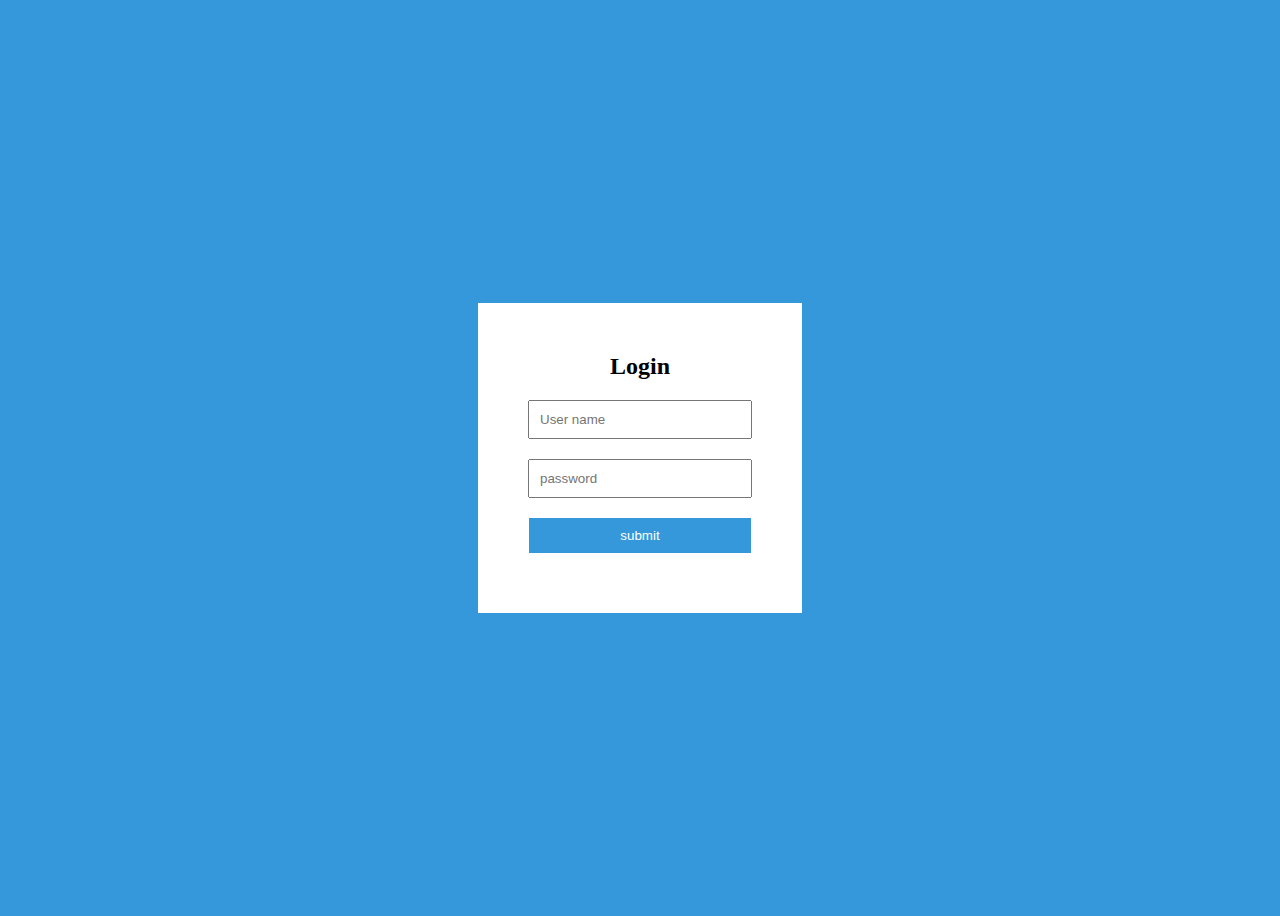
<file: index.html>
<!DOCTYPE html>
<html lang="en">
<head>
  <meta charset="UTF-8">
  <meta name="viewport" content="width=device-width, initial-scale=1.0">
  <title>form validation</title>
</head>
<style>
  body{
    background-color:#3498db;
    display: flex;
    justify-content: center;
    align-items: center;
    height: 100vh;
  }
  #form-container{
    background-color: white;
    padding: 50px;
    text-align: center;
  }
  h2{
    margin: 0px 0px 10px 0px;
  }
  input{
    width: 200px;
    margin: 10px 0px;
    padding: 10px;
  }
  input[type="submit"]{
    width: 222px;
    background-color: #3498db;
    border: 0px;
    color: white;
  }.error{
    color: red;
    margin: 0px;
    text-align: left;
  }

</style> 
<body>
     <div id="form-container">
      <h2>Login</h2>
      <form action="hotstar.html" onsubmit="return validateForm()">
        <input type="text" name="" id="username" placeholder="User name"><br>
        <p id="userError" class="error"></p>
        <input type="password" name="" id="password" placeholder="password"><br>
        <p id="passError" class="error"></p>

        <input type="submit" value="submit"><br>
      </form>
     </div>

     <script>
      let username = document.getElementById("username");
      let password = document.getElementById("password");
      let flag = 1; 

     function validateForm(){
      if(username.value ==""){
       document.getElementById("userError").innerHTML ="User name is empty"
       flag = 0;
      }
     else if (username == "abc123@gmail.com"){
        document.getElementById("userError").innerHTML ="User name is empty"
        flag = 0;
      }
     
      else if( username.value.length <3){
        document.getElementById("userError").innerHTML ="User name required min 3 char";
        flag = 0;

      }
      else{
        document.getElementById("userError").innerHTML="";
        flag = 1;

      }
     


      if(password.value ==""){
       document.getElementById("passError").innerHTML ="passworld  is empty"
       flag = 0;

      }
      else if( username.value.length <5){
        document.getElementById("passError").innerHTML ="passworld  required min 3 char"
        flag = 0;

      }
      else{
        document.getElementById("passError").innerHTML="";
        flag = 1;

      }
      if(flag){
        return true;
      }else{
        return false;
      }
    }
     </script>
</body>
</html>
</file>
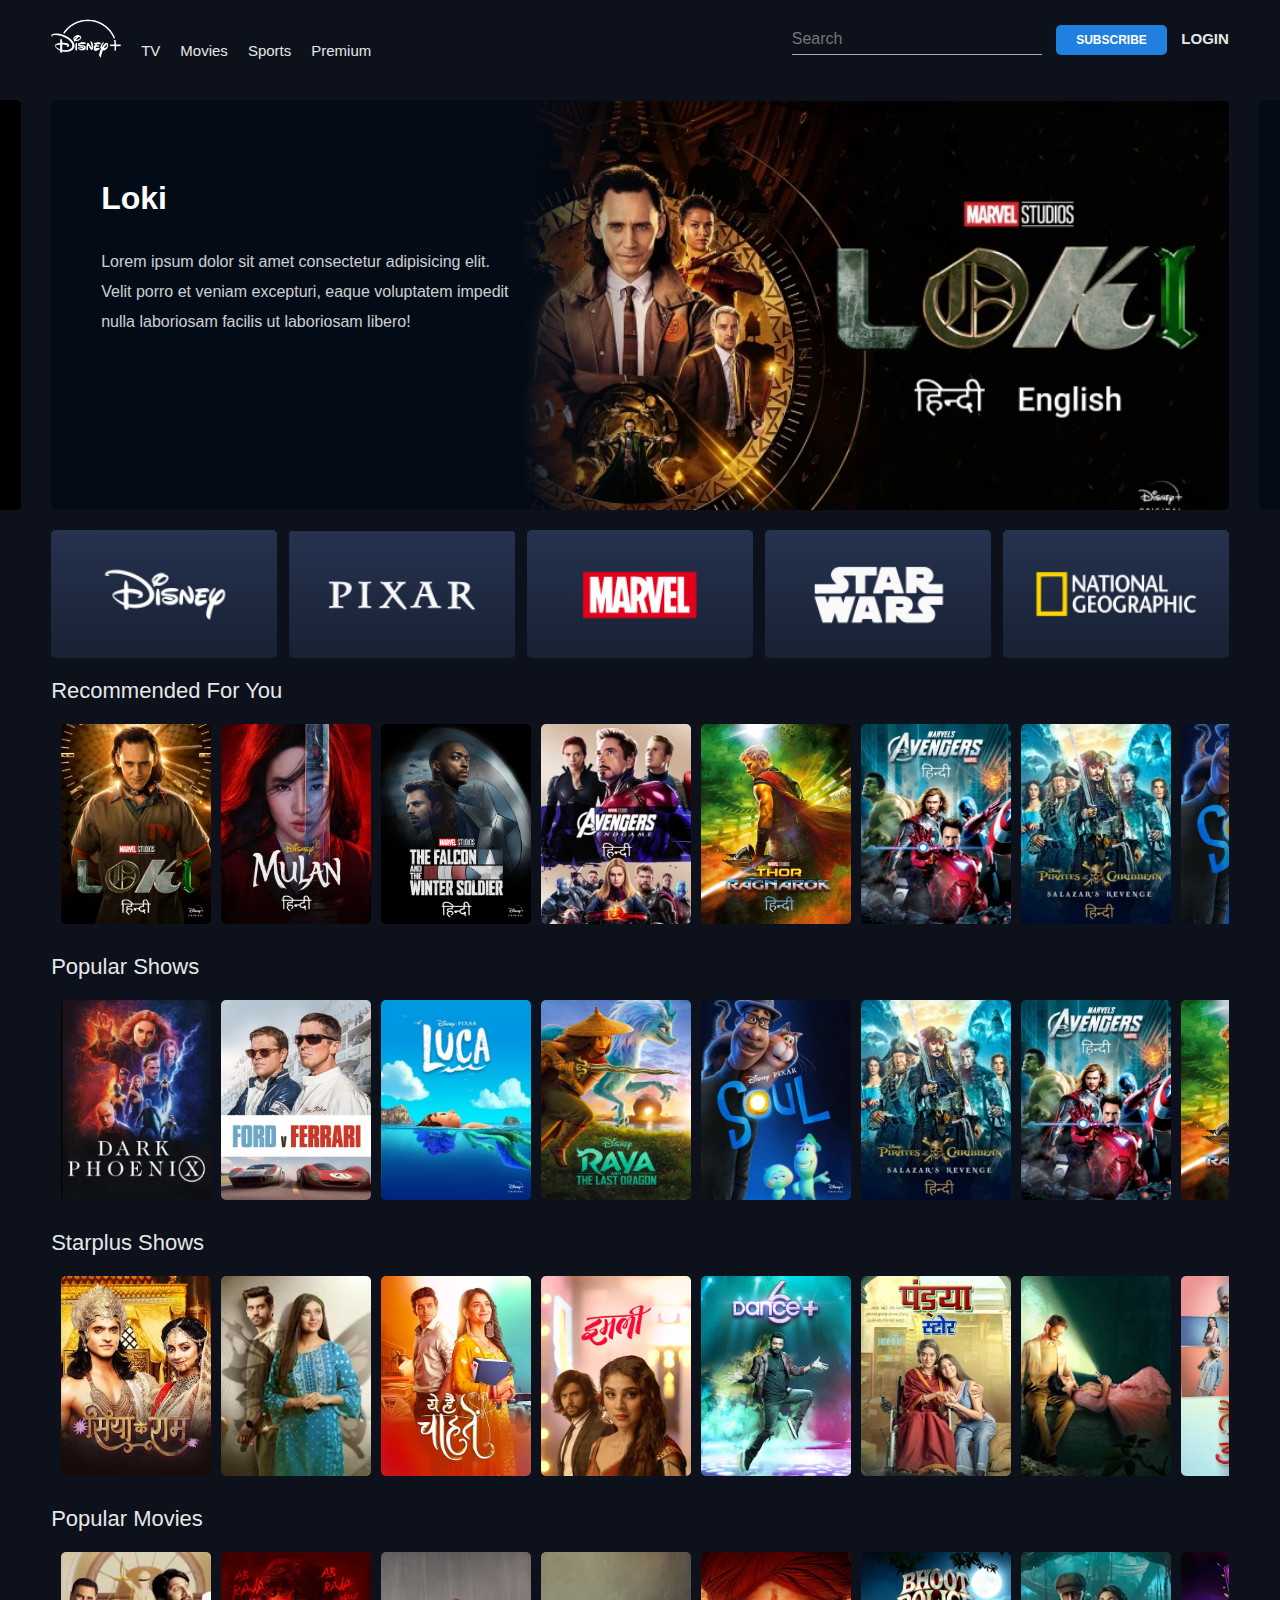
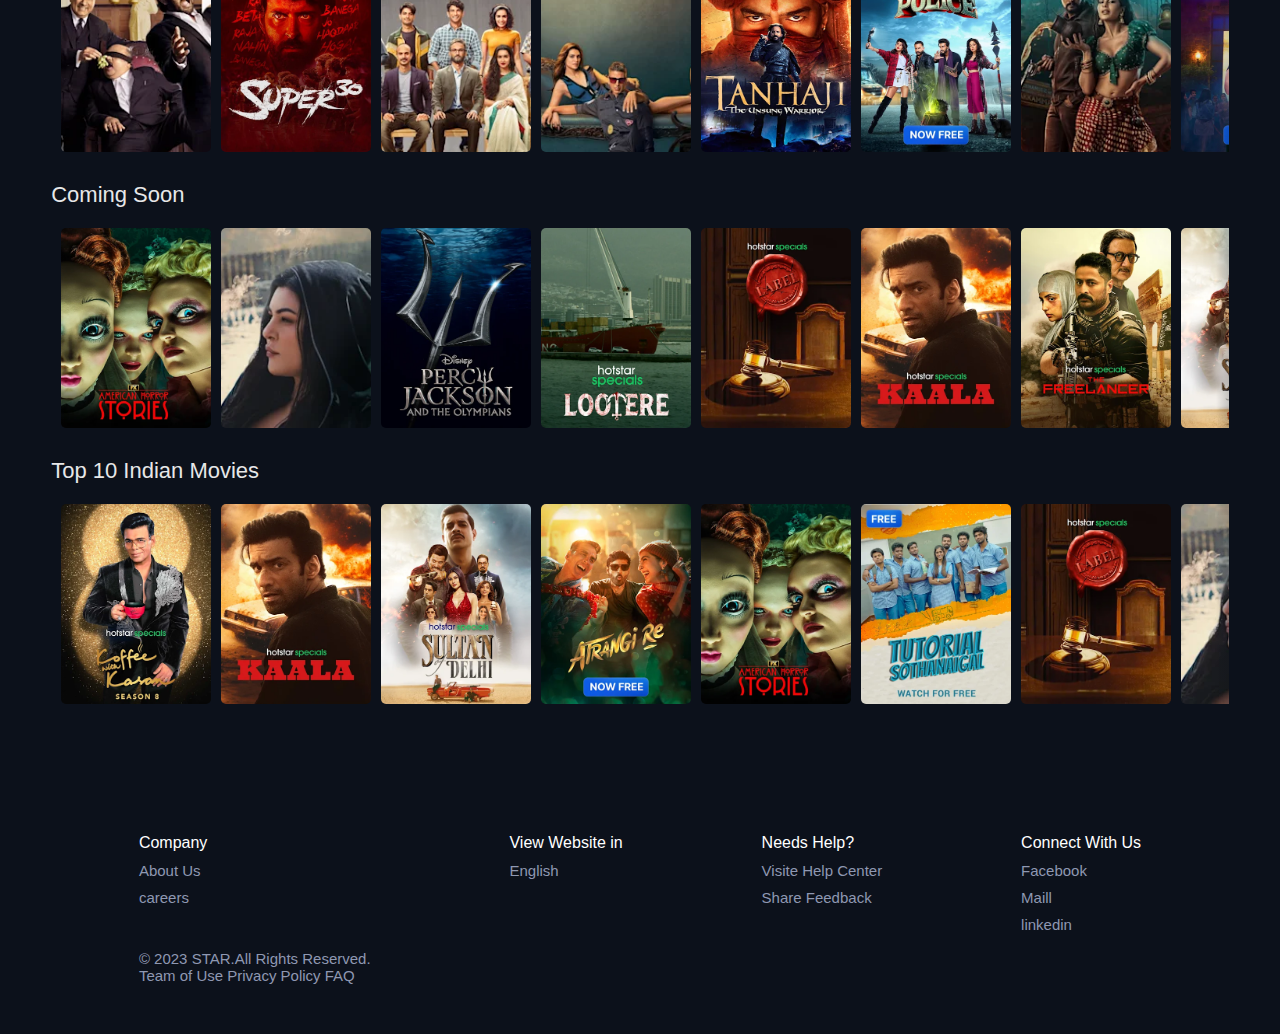
<file: hotstar.html>
<!DOCTYPE html>
<html lang="en">
  <head>
    <meta charset="UTF-8" />
    <meta http-equiv="X-UA-Compatible" content="IE=edge" />
    <meta name="viewport" content="width=device-width, initial-scale=1.0" />
    <title>Disney+ Clone</title>
    <link rel="stylesheet" href="hotstr.css" />
    <script src="https://ajax.googleapis.com/ajax/libs/jquery/3.6.0/jquery.min.js"></script>
  </head>
  <body>
    <nav class="navbar">
      <img src="images/logo.png" class="brand-logo" alt="" />
      <ul class="nav-links">
        <li class="nav-items"><a href="#">TV</a></li>
        <li class="nav-items"><a href="#">Movies</a></li>
        <li class="nav-items"><a href="#">Sports</a></li>
        <li class="nav-items"><a href="#">Premium</a></li>
      </ul>
      <div class="right-container">
        <input type="text" class="search-box" placeholder="search" />
        <button class="sub-btn">subscribe</button>
        <a href="index.html" class="login-link">Login</a>
      </div>
    </nav>

    <div class="caraousel-container">
      <div class="caraousel">
       </div>
    </div>

    <div class="video-card-container">
      <div class="video-card">
        <img src="images/disney.PNG" class="video-card-image" alt="" />
        <video src="videos/disney.mp4" muted loop class="card-video"></video>
      </div>
      <div class="video-card">
        <img src="images/pixar.PNG" class="video-card-image" alt="" />
        <video src="videos/pixar.mp4" muted loop class="card-video"></video>
      </div>
      <div class="video-card">
        <img src="images/marvel.PNG" class="video-card-image" alt="" />
        <video src="videos/marvel.mp4" muted loop class="card-video"></video>
      </div>
      <div class="video-card">
        <img src="images/star-wars.PNG" class="video-card-image" alt="" />
        <video src="videos/star-war.mp4" muted loop class="card-video"></video>
      </div>
      <div class="video-card">
        <img src="images/geographic.PNG" class="video-card-image" alt="" />
        <video
          src="videos/geographic.mp4"
          muted
          loop
          class="card-video"
        ></video>
      </div>
    </div>

    <h1 class="title">Recommended For You</h1>
    <div class="movies-list">
      <button class="pre-btn" title="btn">
        <img src="images/pre.png" alt="" />
      </button>
      <button class="nxt-btn" title="btn">
        <img src="images/nxt.png" alt="" />
      </button>

      <!-- img1 -->
      <div class="card-container">
        <div class="card">
          <img src="images/poster 1.png" class="card-img" alt="" />
          <div class="card-body">
            <h2 class="name">Loki - Trailer</h2>
            <h6 class="des">Marvel 4 Languages <br><br>       The mercurial villain Loki resumes his role as the God of Mischief. </h6>
            <button class="watchlist-btn">add to watchlist</button>
          </div>
        </div>
        <div class="card">
          <img src="images/poster 2.png" class="card-img" alt="" />
          <div class="card-body">
            <h2 class="name"> Mulan </h2>
            <h6 class="des">Lorem ipsum dolor sit amet.</h6>
            <button class="watchlist-btn">add to watchlist</button>
          </div>
        </div>
        <div class="card">
          <img src="images/poster 3.png" class="card-img" alt="" />
          <div class="card-body">
            <h2 class="name">THE FALCON</h2>
            <h6 class="des">and the winte soldier.</h6>
            <button class="watchlist-btn">add to watchlist</button>
          </div>
        </div>
        <div class="card">
          <img src="images/poster 4.png" class="card-img" alt="" />
          <div class="card-body">
            <h2 class="name">Avengers</h2>
            <h6 class="des">Lorem ipsum dolor sit amet.</h6>
            <button class="watchlist-btn">add to watchlist</button>
          </div>
        </div>
        <div class="card">
          <img src="images/poster 5.png" class="card-img" alt="" />
          <div class="card-body">
            <h2 class="name">THOR ragnrok</h2>
            <h6 class="des">Lorem ipsum dolor sit amet.</h6>
            <button class="watchlist-btn">add to watchlist</button>
          </div>
        </div>
        <div class="card">
          <img src="images/poster 6.png" class="card-img" alt="" />
          <div class="card-body">
            <h2 class="name">marvels AVERNGERS</h2>
            <h6 class="des">Lorem ipsum dolor sit amet.</h6>
            <button class="watchlist-btn">add to watchlist</button>
          </div>
        </div>
        <div class="card">
          <img src="images/poster 7.png" class="card-img" alt="" />
          <div class="card-body">
            <h2 class="name">pirates aribbean</h2>
            <h6 class="des">Lorem ipsum dolor sit amet.</h6>
            <button class="watchlist-btn">add to watchlist</button>
          </div>
        </div>
        <div class="card">
          <img src="images/poster 8.png" class="card-img" alt="" />
          <div class="card-body">
            <h2 class="name">soul</h2>
            <h6 class="des">Lorem ipsum dolor sit amet.</h6>
            <button class="watchlist-btn">add to watchlist</button>
          </div>
        </div>
        <div class="card">
          <img src="images/poster 9.png" class="card-img" alt="" />
          <div class="card-body">
            <h2 class="name">raya</h2>
            <h6 class="des">Lorem ipsum dolor sit amet.</h6>
            <button class="watchlist-btn">add to watchlist</button>
          </div>
        </div>
        <div class="card">
          <img src="images/poster 10.png" class="card-img" alt="" />
          <div class="card-body">
            <h2 class="name">LUCA</h2>
            <h6 class="des">Lorem ipsum dolor sit amet.</h6>
            <button class="watchlist-btn">add to watchlist</button>
          </div>
        </div>
        <div class="card">
          <img src="images/poster 11.png" class="card-img" alt="" />
          <div class="card-body">
            <h2 class="name">FORD v FERRARI</h2>
            <h6 class="des">Lorem ipsum dolor sit amet.</h6>
            <button class="watchlist-btn">add to watchlist</button>
          </div>
        </div>
        <div class="card">
          <img src="images/poster 12.png" class="card-img" alt="" />
          <div class="card-body">
            <h2 class="name">dark phoeni</h2>
            <h6 class="des">Lorem ipsum dolor sit amet.</h6>
            <button class="watchlist-btn">add to watchlist</button>
          </div>
        </div>
      </div>
    </div>
  <!-- img2 -->
    <h1 class="title">Popular shows</h1>
    <div class="movies-list">
      <button class="pre-btn" title="btn">
        <img src="images/pre.png" alt="" />
      </button>
      <button class="nxt-btn" title="nxt">
        <img src="images/nxt.png" alt="" />
      </button>
      <div class="card-container">
        <div class="card">
          <img src="images/poster 12.png" class="card-img" alt="" />
          <div class="card-body">
            <h2 class="name">dark phoeni</h2>
            <h6 class="des">Lorem ipsum dolor sit amet.</h6>
            <button class="watchlist-btn">add to watchlist</button>
          </div>
        </div>
        <div class="card">
          <img src="images/poster 11.png" class="card-img" alt="" />
          <div class="card-body">
            <h2 class="name">FORD v FERRARI</h2>
            <h6 class="des">Lorem ipsum dolor sit amet.</h6>
            <button class="watchlist-btn">add to watchlist</button>
          </div>
        </div>
        <div class="card">
          <img src="images/poster 10.png" class="card-img" alt="" />
          <div class="card-body">
            <h2 class="name">luca</h2>
            <h6 class="des">Lorem ipsum dolor sit amet.</h6>
            <button class="watchlist-btn">add to watchlist</button>
          </div>
        </div>
        <div class="card">
          <img src="images/poster 9.png" class="card-img" alt="" />
          <div class="card-body">
            <h2 class="name">riya</h2>
            <h6 class="des">Lorem ipsum dolor sit amet.</h6>
            <button class="watchlist-btn">add to watchlist</button>
          </div>
        </div>
        <div class="card">
          <img src="images/poster 8.png" class="card-img" alt="" />
          <div class="card-body">
            <h2 class="name">SOUL</h2>
            <h6 class="des">Lorem ipsum dolor sit amet.</h6>
            <button class="watchlist-btn">add to watchlist</button>
          </div>
        </div>
        <div class="card">
          <img src="images/poster 7.png" class="card-img" alt="" />
          <div class="card-body">
            <h2 class="name">PIRATES AROBBEAN</h2>
            <h6 class="des">Lorem ipsum dolor sit amet.</h6>
            <button class="watchlist-btn">add to watchlist</button>
          </div>
        </div>
        <div class="card">
          <img src="images/poster 6.png" class="card-img" alt="" />
          <div class="card-body">
            <h2 class="name">MARVELS</h2>
            <h6 class="des">Lorem ipsum dolor sit amet.</h6>
            <button class="watchlist-btn">add to watchlist</button>
          </div>
        </div>
        <div class="card">
          <img src="images/poster 5.png" class="card-img" alt="" />
          <div class="card-body">
            <h2 class="name">RAGNAROK</h2>
            <h6 class="des">Lorem ipsum dolor sit amet.</h6>
            <button class="watchlist-btn">add to watchlist</button>
          </div>
        </div>
        <div class="card">
          <img src="images/poster 4.png" class="card-img" alt="" />
          <div class="card-body">
            <h2 class="name">AVERNGERS</h2>
            <h6 class="des">Lorem ipsum dolor sit amet.</h6>
            <button class="watchlist-btn">add to watchlist</button>
          </div>
        </div>
        <div class="card">
          <img src="images/poster 3.png" class="card-img" alt="" />
          <div class="card-body">
            <h2 class="name">THE FALCON</h2>
            <h6 class="des">Lorem ipsum dolor sit amet.</h6>
            <button class="watchlist-btn">add to watchlist</button>
          </div>
        </div>
        <div class="card">
          <img src="images/poster 2.png" class="card-img" alt="" />
          <div class="card-body">
            <h2 class="name">MULAN</h2>
            <h6 class="des">Lorem ipsum dolor sit amet.</h6>
            <button class="watchlist-btn">add to watchlist</button>
          </div>
        </div>
        <div class="card">
          <img src="images/poster 1.png" class="card-img" alt="" />
          <div class="card-body">
            <h2 class="name">LOKI</h2>
            <h6 class="des">Lorem ipsum dolor sit amet.</h6>
            <button class="watchlist-btn">add to watchlist</button>
          </div>
        </div>
      </div>
    </div>

    <!-- image3 -->
    <h1 class="title">Starplus shows</h1>
    <div class="movies-list">
      <button class="pre-btn" title="btn">
        <img src="images/pre.png" alt="" />
      </button>
      <button class="nxt-btn" title="nxt">
        <img src="images/nxt.png" alt="" />
      </button>
      <div class="card-container">
        <div class="card">
          <img src="images/imgbox-12.webp" class="card-img" alt="" />
          <div class="card-body">
            <h2 class="name">siya ke ram</h2>
            <h6 class="des">Lorem ipsum dolor sit amet.</h6>
            <button class="watchlist-btn">add to watchlist</button>
          </div>
        </div>
        <div class="card">
          <img src="images/imgbox-11.webp" class="card-img" alt="" />
          <div class="card-body">
            <h2 class="name">Love </h2>
            <h6 class="des">Lorem ipsum dolor sit amet.</h6>
            <button class="watchlist-btn">add to watchlist</button>
          </div>
        </div>
        <div class="card">
          <img src="images/imgbox-10.webp" class="card-img" alt="" />
          <div class="card-body">
            <h2 class="name">Ye hai chahte</h2>
            <h6 class="des">Lorem ipsum dolor sit amet.</h6>
            <button class="watchlist-btn">add to watchlist</button>
          </div>
        </div>
        <div class="card">
          <img src="images/imgbox-9.webp" class="card-img" alt="" />
          <div class="card-body">
            <h2 class="name">emali</h2>
            <h6 class="des">Lorem ipsum dolor sit amet.</h6>
            <button class="watchlist-btn">add to watchlist</button>
          </div>
        </div>
        <div class="card">
          <img src="images/imgbox-8.webp" class="card-img" alt="" />
          <div class="card-body">
            <h2 class="name">DANCE+</h2>
            <h6 class="des">Lorem ipsum dolor sit amet.</h6>
            <button class="watchlist-btn">add to watchlist</button>
          </div>
        </div>
        <div class="card">
          <img src="images/imgbox-7.webp" class="card-img" alt="" />
          <div class="card-body">
            <h2 class="name">PANDYA STORE</h2>
            <h6 class="des">Lorem ipsum dolor sit amet.</h6>
            <button class="watchlist-btn">add to watchlist</button>
          </div>
        </div>
        <div class="card">
          <img src="images/imgbox-6.webp" class="card-img" alt="" />
          <div class="card-body">
            <h2 class="name">TERE BIN</h2>
            <h6 class="des">Lorem ipsum dolor sit amet.</h6>
            <button class="watchlist-btn">add to watchlist</button>
          </div>
        </div>
        <div class="card">
          <img src="images/imgbox-5.webp" class="card-img" alt="" />
          <div class="card-body">
            <h2 class="name">TERI MERI DORIYA</h2>
            <h6 class="des">Lorem ipsum dolor sit amet.</h6>
            <button class="watchlist-btn">add to watchlist</button>
          </div>
        </div>
        <div class="card">
          <img src="images/imgbox-4.webp" class="card-img" alt="" />
          <div class="card-body">
            <h2 class="name">MAHABHART</h2>
            <h6 class="des">Lorem ipsum dolor sit amet.</h6>
            <button class="watchlist-btn">add to watchlist</button>
          </div>
        </div>
        <div class="card">
          <img src="images/imgbox-3.jpg" class="card-img" alt="" />
          <div class="card-body">
            <h2 class="name">EK DUJE KE WASTE </h2>
            <h6 class="des">Lorem ipsum dolor sit amet.</h6>
            <button class="watchlist-btn">add to watchlist</button>
          </div>
        </div>
        <div class="card">
          <img src="images/imgbox-2.webp" class="card-img" alt="" />
          <div class="card-body">
            <h2 class="name">ANUPAMA</h2>
            <h6 class="des">Lorem ipsum dolor sit amet.</h6>
            <button class="watchlist-btn">add to watchlist</button>
          </div>
        </div>
        <div class="card">
          <img src="images/imgbox-1.webp" class="card-img" alt="" />
          <div class="card-body">
            <h2 class="name">YE rista kya kahlata hai</h2>
            <h6 class="des">Lorem ipsum dolor sit amet.</h6>
            <button class="watchlist-btn">add to watchlist</button>
          </div>
        </div>
      </div>
    </div>

    <!-- img4 -->
    <h1 class="title">Popular Movies</h1>
    <div class="movies-list">
      <button class="pre-btn" title="btn">
        <img src="images/pre.png" alt="" />
      </button>
      <button class="nxt-btn" title="nxt">
        <img src="images/nxt.png" alt="" />
      </button>
      <div class="card-container">
        <div class="card">
          <img src="images/imgbox-24.webp" class="card-img" alt="" />
          <div class="card-body">
            <h2 class="name">Movie Name</h2>
            <h6 class="des">Lorem ipsum dolor sit amet.</h6>
            <button class="watchlist-btn">add to watchlist</button>
          </div>
        </div>
        <div class="card">
          <img src="images/imgbox-23.webp" class="card-img" alt="" />
          <div class="card-body">
            <h2 class="name">Super30</h2>
            <h6 class="des">Lorem ipsum dolor sit amet.</h6>
            <button class="watchlist-btn">add to watchlist</button>
          </div>
        </div>
        <div class="card">
          <img src="images/imgbox-22.webp" class="card-img" alt="" />
          <div class="card-body">
            <h2 class="name">Movie Name</h2>
            <h6 class="des">Lorem ipsum dolor sit amet.</h6>
            <button class="watchlist-btn">add to watchlist</button>
          </div>
        </div>
        <div class="card">
          <img src="images/imgbox-21.webp" class="card-img" alt="" />
          <div class="card-body">
            <h2 class="name">Movie Name</h2>
            <h6 class="des">Lorem ipsum dolor sit amet.</h6>
            <button class="watchlist-btn">add to watchlist</button>
          </div>
        </div>
        <div class="card">
          <img src="images/imgbox-20.webp" class="card-img" alt="" />
          <div class="card-body">
            <h2 class="name">Movie Name</h2>
            <h6 class="des">Lorem ipsum dolor sit amet.</h6>
            <button class="watchlist-btn">add to watchlist</button>
          </div>
        </div>
        <div class="card">
          <img src="images/imgbox-19.webp" class="card-img" alt="" />
          <div class="card-body">
            <h2 class="name">Movie Name</h2>
            <h6 class="des">Lorem ipsum dolor sit amet.</h6>
            <button class="watchlist-btn">add to watchlist</button>
          </div>
        </div>
        <div class="card">
          <img src="images/imgbox-18.webp" class="card-img" alt="" />
          <div class="card-body">
            <h2 class="name">Movie Name</h2>
            <h6 class="des">Lorem ipsum dolor sit amet.</h6>
            <button class="watchlist-btn">add to watchlist</button>
          </div>
        </div>
        <div class="card">
          <img src="images/imgbox-17.webp" class="card-img" alt="" />
          <div class="card-body">
            <h2 class="name">Movie Name</h2>
            <h6 class="des">Lorem ipsum dolor sit amet.</h6>
            <button class="watchlist-btn">add to watchlist</button>
          </div>
        </div>
        <div class="card">
          <img src="images/imgbox-16.webp" class="card-img" alt="" />
          <div class="card-body">
            <h2 class="name">Movie Name</h2>
            <h6 class="des">Lorem ipsum dolor sit amet.</h6>
            <button class="watchlist-btn">add to watchlist</button>
          </div>
        </div>
        <div class="card">
          <img src="images/imgbox-15.webp" class="card-img" alt="" />
          <div class="card-body">
            <h2 class="name">Movie Name</h2>
            <h6 class="des">Lorem ipsum dolor sit amet.</h6>
            <button class="watchlist-btn">add to watchlist</button>
          </div>
        </div>
        <div class="card">
          <img src="images/imgbox-14.webp" class="card-img" alt="" />
          <div class="card-body">
            <h2 class="name">Movie Name</h2>
            <h6 class="des">Lorem ipsum dolor sit amet.</h6>
            <button class="watchlist-btn">add to watchlist</button>
          </div>
        </div>
        <div class="card">
          <img src="images/imgbox-13.webp" class="card-img" alt="" />
          <div class="card-body">
            <h2 class="name">Movie Name</h2>
            <h6 class="des">Lorem ipsum dolor sit amet.</h6>
            <button class="watchlist-btn">add to watchlist</button>
          </div>
        </div>
      </div>
    </div>


      <!-- imag 5 -->
      <h1 class="title">Coming soon</h1>
      <div class="movies-list">
        <button class="pre-btn" title="btn">
          <img src="images/pre.png" alt="" />
        </button>
        <button class="nxt-btn" title="nxt">
          <img src="images/nxt.png" alt="" />
        </button>
        <div class="card-container">
          <div class="card">
            <img src="images/newimg4.webp" class="card-img" alt="" />
            <div class="card-body">
              <h2 class="name">Movie Name</h2>
              <h6 class="des">Lorem ipsum dolor sit amet.</h6>
              <button class="watchlist-btn">add to watchlist</button>
            </div>
          </div>
          <div class="card">
            <img src="images/newimg5.webp" class="card-img" alt="" />
            <div class="card-body">
              <h2 class="name">Movie Name</h2>
              <h6 class="des">Lorem ipsum dolor sit amet.</h6>
              <button class="watchlist-btn">add to watchlist</button>
            </div>
          </div>
          <div class="card">
            <img src="images/newimg6.webp" class="card-img" alt="" />
            <div class="card-body">
              <h2 class="name">Movie Name</h2>
              <h6 class="des">Lorem ipsum dolor sit amet.</h6>
              <button class="watchlist-btn">add to watchlist</button>
            </div>
          </div>
          <div class="card">
            <img src="images/newimg7.webp" class="card-img" alt="" />
            <div class="card-body">
              <h2 class="name">Movie Name</h2>
              <h6 class="des">Lorem ipsum dolor sit amet.</h6>
              <button class="watchlist-btn">add to watchlist</button>
            </div>
          </div>
          <div class="card">
            <img src="images/newimg8.webp" class="card-img" alt="" />
            <div class="card-body">
              <h2 class="name">Movie Name</h2>
              <h6 class="des">Lorem ipsum dolor sit amet.</h6>
              <button class="watchlist-btn">add to watchlist</button>
            </div>
          </div>
          <div class="card">
            <img src="images/newimg9.webp" class="card-img" alt="" />
            <div class="card-body">
              <h2 class="name">Movie Name</h2>
              <h6 class="des">Lorem ipsum dolor sit amet.</h6>
              <button class="watchlist-btn">add to watchlist</button>
            </div>
          </div>
          <div class="card">
            <img src="images/newimg10.webp" class="card-img" alt="" />
            <div class="card-body">
              <h2 class="name">Movie Name</h2>
              <h6 class="des">Lorem ipsum dolor sit amet.</h6>
              <button class="watchlist-btn">add to watchlist</button>
            </div>
          </div>
          <div class="card">
            <img src="images/newimg11.webp" class="card-img" alt="" />
            <div class="card-body">
              <h2 class="name">Movie Name</h2>
              <h6 class="des">Lorem ipsum dolor sit amet.</h6>
              <button class="watchlist-btn">add to watchlist</button>
            </div>
          </div>
          <div class="card">
            <img src="images/newimg12.webp" class="card-img" alt="" />
            <div class="card-body">
              <h2 class="name">Movie Name</h2>
              <h6 class="des">Lorem ipsum dolor sit amet.</h6>
              <button class="watchlist-btn">add to watchlist</button>
            </div>
          </div>
          <div class="card">
            <img src="images/newimg13.webp" class="card-img" alt="" />
            <div class="card-body">
              <h2 class="name">Movie Name</h2>
              <h6 class="des">Lorem ipsum dolor sit amet.</h6>
              <button class="watchlist-btn">add to watchlist</button>
            </div>
          </div>
          <div class="card">
            <img src="images/newimg14.webp" class="card-img" alt="" />
            <div class="card-body">
              <h2 class="name">Movie Name</h2>
              <h6 class="des">Lorem ipsum dolor sit amet.</h6>
              <button class="watchlist-btn">add to watchlist</button>
            </div>
          </div>
          <div class="card">
            <img src="images/newimg15.webp" class="card-img" alt="" />
            <div class="card-body">
              <h2 class="name">Movie Name</h2>
              <h6 class="des">Lorem ipsum dolor sit amet.</h6>
              <button class="watchlist-btn">add to watchlist</button>
            </div>
          </div>
        </div>
      </div>

       <!-- imag 6 -->
       <h1 class="title">Top 10 indian movies</h1>
       <div class="movies-list">
         <button class="pre-btn" title="btn">
           <img src="images/pre.png" alt="" />
         </button>
         <button class="nxt-btn" title="nxt">
           <img src="images/nxt.png" alt="" />
         </button>
         <div class="card-container">
           <div class="card">
             <img src="images/newimg3.webp" class="card-img" alt="" />
             <div class="card-body">
               <h2 class="name">Movie Name</h2>
               <h6 class="des">Lorem ipsum dolor sit amet.</h6>
               <button class="watchlist-btn">add to watchlist</button>
             </div>
           </div>
           <div class="card">
             <img src="images/newimg9.webp" class="card-img" alt="" />
             <div class="card-body">
               <h2 class="name">Movie Name</h2>
               <h6 class="des">Lorem ipsum dolor sit amet.</h6>
               <button class="watchlist-btn">add to watchlist</button>
             </div>
           </div>
           <div class="card">
             <img src="images/newimg11.webp" class="card-img" alt="" />
             <div class="card-body">
               <h2 class="name">Movie Name</h2>
               <h6 class="des">Lorem ipsum dolor sit amet.</h6>
               <button class="watchlist-btn">add to watchlist</button>
             </div>
           </div>
           <div class="card">
             <img src="images/newimg14.webp" class="card-img" alt="" />
             <div class="card-body">
               <h2 class="name">Movie Name</h2>
               <h6 class="des">Lorem ipsum dolor sit amet.</h6>
               <button class="watchlist-btn">add to watchlist</button>
             </div>
           </div>
           <div class="card">
             <img src="images/newimg4.webp" class="card-img" alt="" />
             <div class="card-body">
               <h2 class="name">Movie Name</h2>
               <h6 class="des">Lorem ipsum dolor sit amet.</h6>
               <button class="watchlist-btn">add to watchlist</button>
             </div>
           </div>
           <div class="card">
             <img src="images/newimg15.webp" class="card-img" alt="" />
             <div class="card-body">
               <h2 class="name">Movie Name</h2>
               <h6 class="des">Lorem ipsum dolor sit amet.</h6>
               <button class="watchlist-btn">add to watchlist</button>
             </div>
           </div>
           <div class="card">
             <img src="images/newimg8.webp" class="card-img" alt="" />
             <div class="card-body">
               <h2 class="name">Movie Name</h2>
               <h6 class="des">Lorem ipsum dolor sit amet.</h6>
               <button class="watchlist-btn">add to watchlist</button>
             </div>
           </div>
           <div class="card">
             <img src="images/newimg5.webp" class="card-img" alt="" />
             <div class="card-body">
               <h2 class="name">Movie Name</h2>
               <h6 class="des">Lorem ipsum dolor sit amet.</h6>
               <button class="watchlist-btn">add to watchlist</button>
             </div>
           </div>
           <div class="card">
             <img src="images/newimg7.webp" class="card-img" alt="" />
             <div class="card-body">
               <h2 class="name">Movie Name</h2>
               <h6 class="des">Lorem ipsum dolor sit amet.</h6>
               <button class="watchlist-btn">add to watchlist</button>
             </div>
           </div>
           <div class="card">
             <img src="images/newimg6.webp" class="card-img" alt="" />
             <div class="card-body">
               <h2 class="name">Movie Name</h2>
               <h6 class="des">Lorem ipsum dolor sit amet.</h6>
               <button class="watchlist-btn">add to watchlist</button>
             </div>
           </div>
           <div class="card">
             <img src="images/newimg13.webp" class="card-img" alt="" />
             <div class="card-body">
               <h2 class="name">Movie Name</h2>
               <h6 class="des">Lorem ipsum dolor sit amet.</h6>
               <button class="watchlist-btn">add to watchlist</button>
             </div>
           </div>
           <div class="card">
             <img src="images/newimg2.webp" class="card-img" alt="" />
             <div class="card-body">
               <h2 class="name">Movie Name</h2>
               <h6 class="des">Lorem ipsum dolor sit amet.</h6>
               <button class="watchlist-btn">add to watchlist</button>
             </div>
           </div>
         </div>
       </div>





      <!-- footer -->
    <footer>
    
    <div class="foot-panel1">
        <ul>
            <p> Company</p>
            <a href="https://www.hotstar.com/about-us/in">About Us</a>
            <a href="https://careers.hotstar.com/"> careers</a>
            <a>
              <br><br>
            © 2023 STAR.All Rights Reserved. <br>
            Team of Use  Privacy Policy FAQ
          </a>
        </ul>
        <ul>
            <p>View Website in</p>
            <a> English</a>
            
        </ul>
        <ul>
            <p> Needs Help?</p>
            <a href="https://help.hotstar.com/in/en/support/home"> Visite Help Center</a>
            <a href="https://help.hotstar.com/in/en/support/tickets/feedback"> Share Feedback</a>
        </ul>
        <ul>
            <p> Connect With Us</p>
            <a href="https://www.facebook.com/">Facebook</a>
            <a href="https://mail.google.com/mail/u/0/#inbox?compose=new">Maill</a> 
            <a href="https://www.linkedin.com/feed/">linkedin</a>
        </ul> 
    </div>
</div>
    </footer>

    <script src="hotstrcl.js" async></script>
  </body>
</html>
</file>
<file: hotstr.css>
* {
    margin: 0;
    padding: 0;
    box-sizing: border-box;
  }
  
  body {
    width: 100%;
    background: #0c111b;
    position: relative;
    font-family: roboto, sans-serif;
  }
  
  .navbar {
    width: 100%;
    height: 80px;
    position: fixed;
    top: 0;
    left: 0;
    padding: 0 4%;
    background: #0c111b;
    z-index: 9;
    display: flex;
    align-items: center;
  }
  
  .brand-logo {
    height: 70px;
  }
  
  .nav-links {
    margin-top: 10px;
    display: flex;
    list-style: none;
  }
  
  .nav-items a {
    text-decoration: none;
    margin-left: 20px;
    text-transform: capitalize;
    color: #fff;
    opacity: 0.9;
  }
  
  .right-container {
    display: block;
    margin-left: auto;
  }
  
  .search-box {
    border: none;
    border-bottom: 1px solid #aaa;
    background: transparent;
    outline: none;
    height: 30px;
    color: #fff;
    width: 250px;
    text-transform: capitalize;
    font-size: 16px;
    font-weight: 500;
    transition: 0.5s;
  }
  
  .search-box:focus {
    width: 400px;
    border-color: #1f80e0;
  }
  
  .sub-btn {
    background: #1f80e0;
    height: 30px;
    padding: 0 20px;
    color: #fff;
    border-radius: 5px;
    border: none;
    outline: none;
    text-transform: uppercase;
    font-weight: 700;
    font-size: 12px;
    margin: 0 10px;
  }
  
  .login-link {
    color: #fff;
    opacity: 0.9;
    text-transform: uppercase;
    font-size: 15px;
    font-weight: 700;
    text-decoration: none;
  }
  
  .caraousel-container {
    position: relative;
    width: 100%;
    height: 450px;
    padding: 20px 0;
    overflow-x: hidden;
    margin-top: 80px;
  }
  
  .caraousel {
    display: flex;
    width: 92%;
    height: 100%;
    position: relative;
    margin: auto;
  }
  
  .slider {
    flex: 0 0 auto;
    margin-right: 30px;
    position: relative;
    background: rgba(0, 0, 0, 0.5);
    border-radius: 5px;
    width: 100%;
    height: 100%;
    left: 0;
    transition: 1s;
    overflow: hidden;
  }
  
  .slider img {
    width: 70%;
    min-height: 100%;
    object-fit: cover;
    display: block;
    margin-left: auto;
  }
  
  .slide-content {
    position: absolute;
    width: 50%;
    height: 100%;
    z-index: 2;
    background: linear-gradient(to right, #030b17 80%, #0c111b00);
    color: #fff;
  }
  
  .movie-title {
    padding-left: 50px;
    text-transform: capitalize;
    margin-top: 80px;
  }
  
  .movie-des {
    width: 80%;
    line-height: 30px;
    padding-left: 50px;
    margin-top: 30px;
    opacity: 0.8;
  }
  
  .video-card-container {
    position: relative;
    width: 92%;
    margin: auto;
    height: 10vw;
    display: flex;
    margin-bottom: 20px;
    justify-content: space-between;
  }
  
  .video-card {
    position: relative;
    min-width: calc(100% / 5 - 10px);
    width: calc(100% / 5 - 10px);
    height: 100%;
    border-radius: 5px;
    overflow: hidden;
    background: #033b17;
  }
  
  .video-card-image,
  .card-video {
    width: 100%;
    height: 100%;
    object-fit: cover;
  }
  
  .card-video {
    position: absolute;
  }
  
  .video-card:hover .video-card-image {
    display: none;
  }
  
  .title {
    color: #fff;
    opacity: 0.9;
    padding-left: 4%;
    text-transform: capitalize;
    font-size: 22px;
    font-weight: 500;
  }
  
  .movies-list {
    width: 100%;
    height: 220px;
    position: relative;
    margin: 10px 0 20px;
  }
  
  .card-container {
    position: relative;
    width: 92%;
    padding-left: 10px;
    height: 220px;
    display: flex;
    margin: 0 auto;
    align-items: center;
    overflow-x: auto;
    overflow-y: visible;
    scroll-behavior: smooth;
  }
  
  .card-container::-webkit-scrollbar {
    display: none;
  }
  
  .card {
    position: relative;
    min-width: 150px;
    width: 150px;
    height: 200px;
    border-radius: 5px;
    overflow: hidden;
    margin-right: 10px;
    transition: 0.5s;
  }
  
  .card-img {
    width: 100%;
    height: 100%;
    object-fit: cover;
  }
  
  .card:hover {
    transform: scale(1.1);
  }
  
  .card:hover .card-body {
    opacity: 1;
  }
  
  .card-body {
    opacity: 0;
    width: 100%;
    height: 100%;
    position: absolute;
    top: 0;
    left: 0;
    z-index: 2;
    background: linear-gradient(to bottom, rgba(4, 8, 15, 0), #192133 90%);
    padding: 10px;
    transition: 0.5s;
  }
  
  .name {
    color: #fff;
    font-size: 15px;
    font-weight: 500;
    text-transform: capitalize;
    margin-top: 60%;
  }
  
  .des {
    color: #fff;
    opacity: 0.8;
    margin: 5px 0;
    font-weight: 500;
    font-size: 12px;
  }
  
  .watchlist-btn {
    position: relative;
    width: 100%;
    text-transform: capitalize;
    background: none;
    border: none;
    font-weight: 500;
    text-align: right;
    color: rgba(255, 255, 255, 0.5);
    margin: 5px 0;
    cursor: pointer;
    padding: 10px 5px;
    border-radius: 5px;
  }
  
  .watchlist-btn::before {
    content: "";
    position: absolute;
    top: 0;
    left: -5px;
    height: 35px;
    width: 35px;
    background-image: url(images/add.png);
    background-size: cover;
    transform: scale(0.4);
  }
  
  .watchlist-btn:hover {
    color: #fff;
    background: rgba(255, 255, 255, 0.1);
  }
  
  .pre-btn,
  .nxt-btn {
    position: absolute;
    top: 0;
    width: 5%;
    height: 100%;
    z-index: 2;
    border: none;
    cursor: pointer;
    outline: none;
  }
  
  .pre-btn {
    left: 0;
    background: linear-gradient(to right, #0c111b 0%, #0c111b00);
  }
  
  .nxt-btn {
    right: 0;
    background: linear-gradient(to left, #0c111b 0%, #0c111b00);
  }
  
  .pre-btn img,
  .nxt-btn img {
    width: 15px;
    height: 20px;
    opacity: 0;
  }
  
  .pre-btn:hover img,
  .nxt-btn:hover img {
    opacity: 1;
  }

  footer{
    width: 100%;
    margin-top: 15px;
    background: #0c111b;
    text-decoration: none;
  }
   .foot-panel1{
      background-color: #222f3d;
      color: #fff;
      height: 300px;
      display: flex;
      justify-content:space-evenly;
      background: #0c111b;
      padding-top: 80px;
      
   }
   ul{
      margin-top: 20px;
   }
   ul p{
      display: block;
      font-size: 16px;
      font-family: inter,sans-serif;
   }
  ul a{
      display: block;
      font-size: 15px;
      margin-top: 10px;
      color: #8f98b2;
      text-decoration: none;
  }
  .foot-panel2{
     color: #707A94;
     font-family: inter,sans-serif;
     font-size: 15px;
  }
  .pages{
      font-size: 0.7rem;
  }
  .copyright{
      padding-top: 5px;
     
  }
</file>
